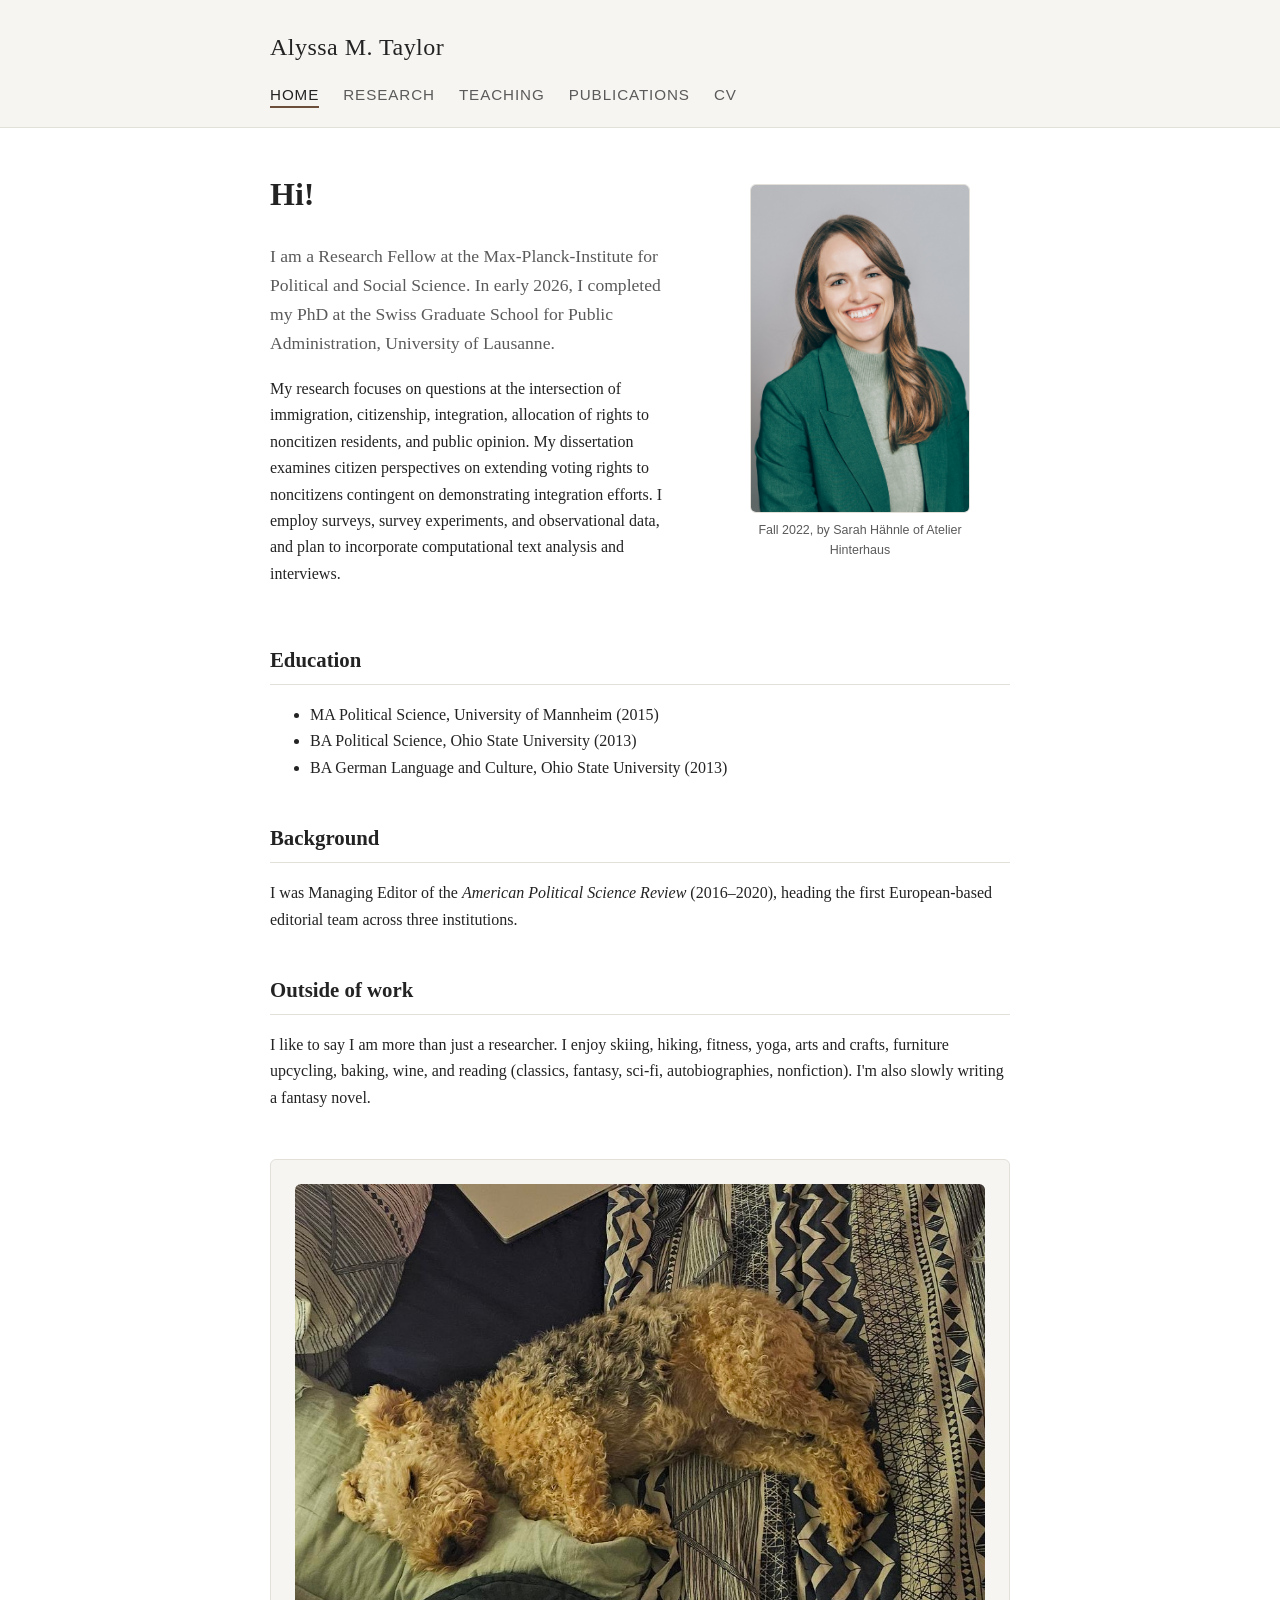
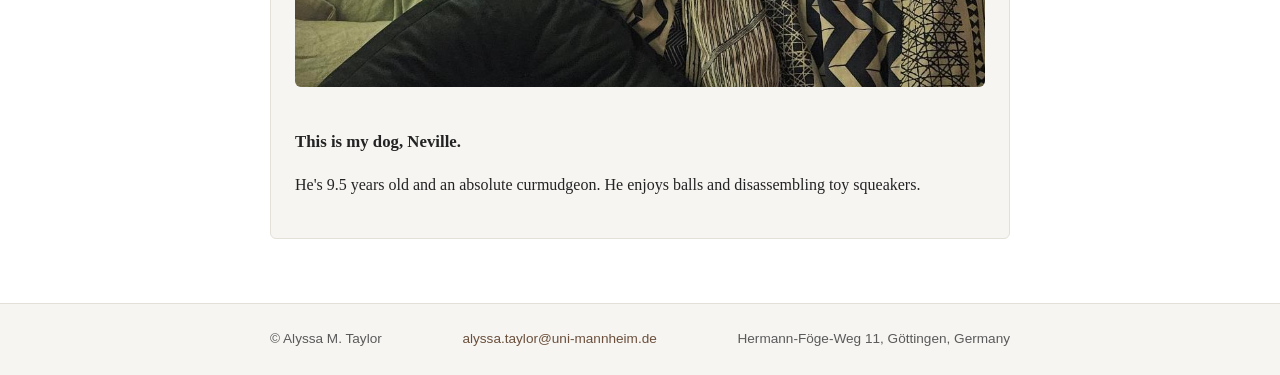
<file: index.html>
<!DOCTYPE html>
<html lang="en">
<head>
<meta charset="UTF-8">
<meta name="viewport" content="width=device-width, initial-scale=1.0">
<title>Alyssa M. Taylor</title>
<meta name="description" content="Alyssa M. Taylor, Research Associate at the University of Mannheim. Research on immigration, citizenship, integration, and noncitizen political rights.">
<link rel="stylesheet" href="css/style.css">
</head>
<body>
<a class="skip-link" href="#main">Skip to main content</a>

<header class="site-header">
  <div class="site-header-inner">
    <p class="site-title"><a href="index.html">Alyssa M. Taylor</a></p>
    <nav class="site-nav" aria-label="Primary">
      <ul>
        <li><a href="index.html" aria-current="page">Home</a></li>
        <li><a href="research.html">Research</a></li>
        <li><a href="teaching.html">Teaching</a></li>
        <li><a href="publications.html">Publications</a></li>
        <li><a href="cv.html">CV</a></li>
      </ul>
    </nav>
  </div>
</header>

<main id="main">
  <div class="hero">
    <div class="hero-text">
      <h1>Hi!</h1>
      <p class="lede">I am a Research Fellow at the Max-Planck-Institute for Political and Social Science. In early 2026, I completed my PhD at the Swiss Graduate School for Public Administration, University of Lausanne.</p>
      <p>My research focuses on questions at the intersection of immigration, citizenship, integration, allocation of rights to noncitizen residents, and public opinion. My dissertation examines citizen perspectives on extending voting rights to noncitizens contingent on demonstrating integration efforts. I employ surveys, survey experiments, and observational data, and plan to incorporate computational text analysis and interviews.</p>
    </div>
    <figure class="hero-photo">
      <img src="images/profile-photo.jpeg" alt="Portrait of Alyssa M. Taylor">
      <figcaption>Fall 2022, by Sarah H&auml;hnle of Atelier Hinterhaus</figcaption>
    </figure>
  </div>

  <h2>Education</h2>
  <ul>
    <li>MA Political Science, University of Mannheim (2015)</li>
    <li>BA Political Science, Ohio State University (2013)</li>
    <li>BA German Language and Culture, Ohio State University (2013)</li>
  </ul>

  <h2>Background</h2>
  <p>I was Managing Editor of the <em>American Political Science Review</em> (2016&ndash;2020), heading the first European-based editorial team across three institutions.</p>

  <h2>Outside of work</h2>
  <p>I like to say I am more than just a researcher. I enjoy skiing, hiking, fitness, yoga, arts and crafts, furniture upcycling, baking, wine, and reading (classics, fantasy, sci-fi, autobiographies, nonfiction). I'm also slowly writing a fantasy novel.</p>

  <div class="dog-section">
    <img src="images/neville.jpg" alt="Neville the dog">
    <div class="dog-text">
      <h3>This is my dog, Neville.</h3>
      <p>He's 9.5 years old and an absolute curmudgeon. He enjoys balls and disassembling toy squeakers.</p>
    </div>
  </div>
</main>

<footer class="site-footer">
  <div class="site-footer-inner">
    <span>&copy; Alyssa M. Taylor</span>
    <span><a href="mailto:alyssa.taylor@uni-mannheim.de">alyssa.taylor@uni-mannheim.de</a></span>
     <span>Hermann-Föge-Weg 11, G&ouml;ttingen, Germany</span>
  </div>
</footer>

</body>
</html>
</file>
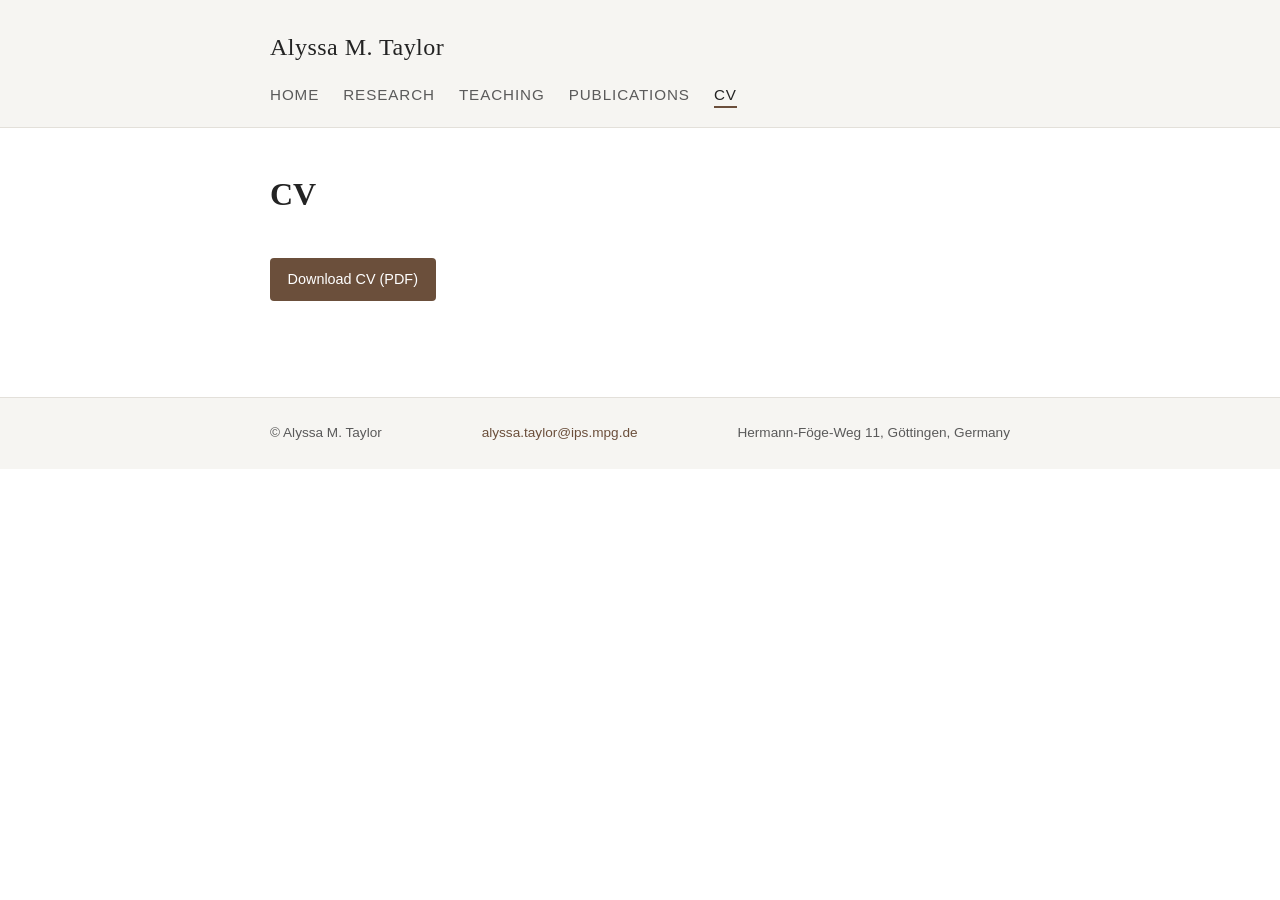
<file: cv.html>
<!DOCTYPE html>
<html lang="en">
<head>
<meta charset="UTF-8">
<meta name="viewport" content="width=device-width, initial-scale=1.0">
<title>CV &ndash; Alyssa M. Taylor</title>
<meta name="description" content="Curriculum vitae of Alyssa M. Taylor.">
<link rel="stylesheet" href="css/style.css">
</head>
<body>
<a class="skip-link" href="#main">Skip to main content</a>

<header class="site-header">
  <div class="site-header-inner">
    <p class="site-title"><a href="index.html">Alyssa M. Taylor</a></p>
    <nav class="site-nav" aria-label="Primary">
      <ul>
        <li><a href="index.html">Home</a></li>
        <li><a href="research.html">Research</a></li>
        <li><a href="teaching.html">Teaching</a></li>
        <li><a href="publications.html">Publications</a></li>
        <li><a href="cv.html" aria-current="page">CV</a></li>
      </ul>
    </nav>
  </div>
</header>

<main id="main">
  <h1>CV</h1>

  <a class="cv-download" href="files/Alyssa_Taylor_CV.pdf">Download CV (PDF)</a>
</main>

<footer class="site-footer">
  <div class="site-footer-inner">
    <span>&copy; Alyssa M. Taylor</span>
    <span><a href="mailto:alyssa.taylor@ips.mpg.de">alyssa.taylor@ips.mpg.de</a></span>
    <span>Hermann-Föge-Weg 11, Göttingen, Germany</span>
  </div>
</footer>

</body>
</html>
</file>
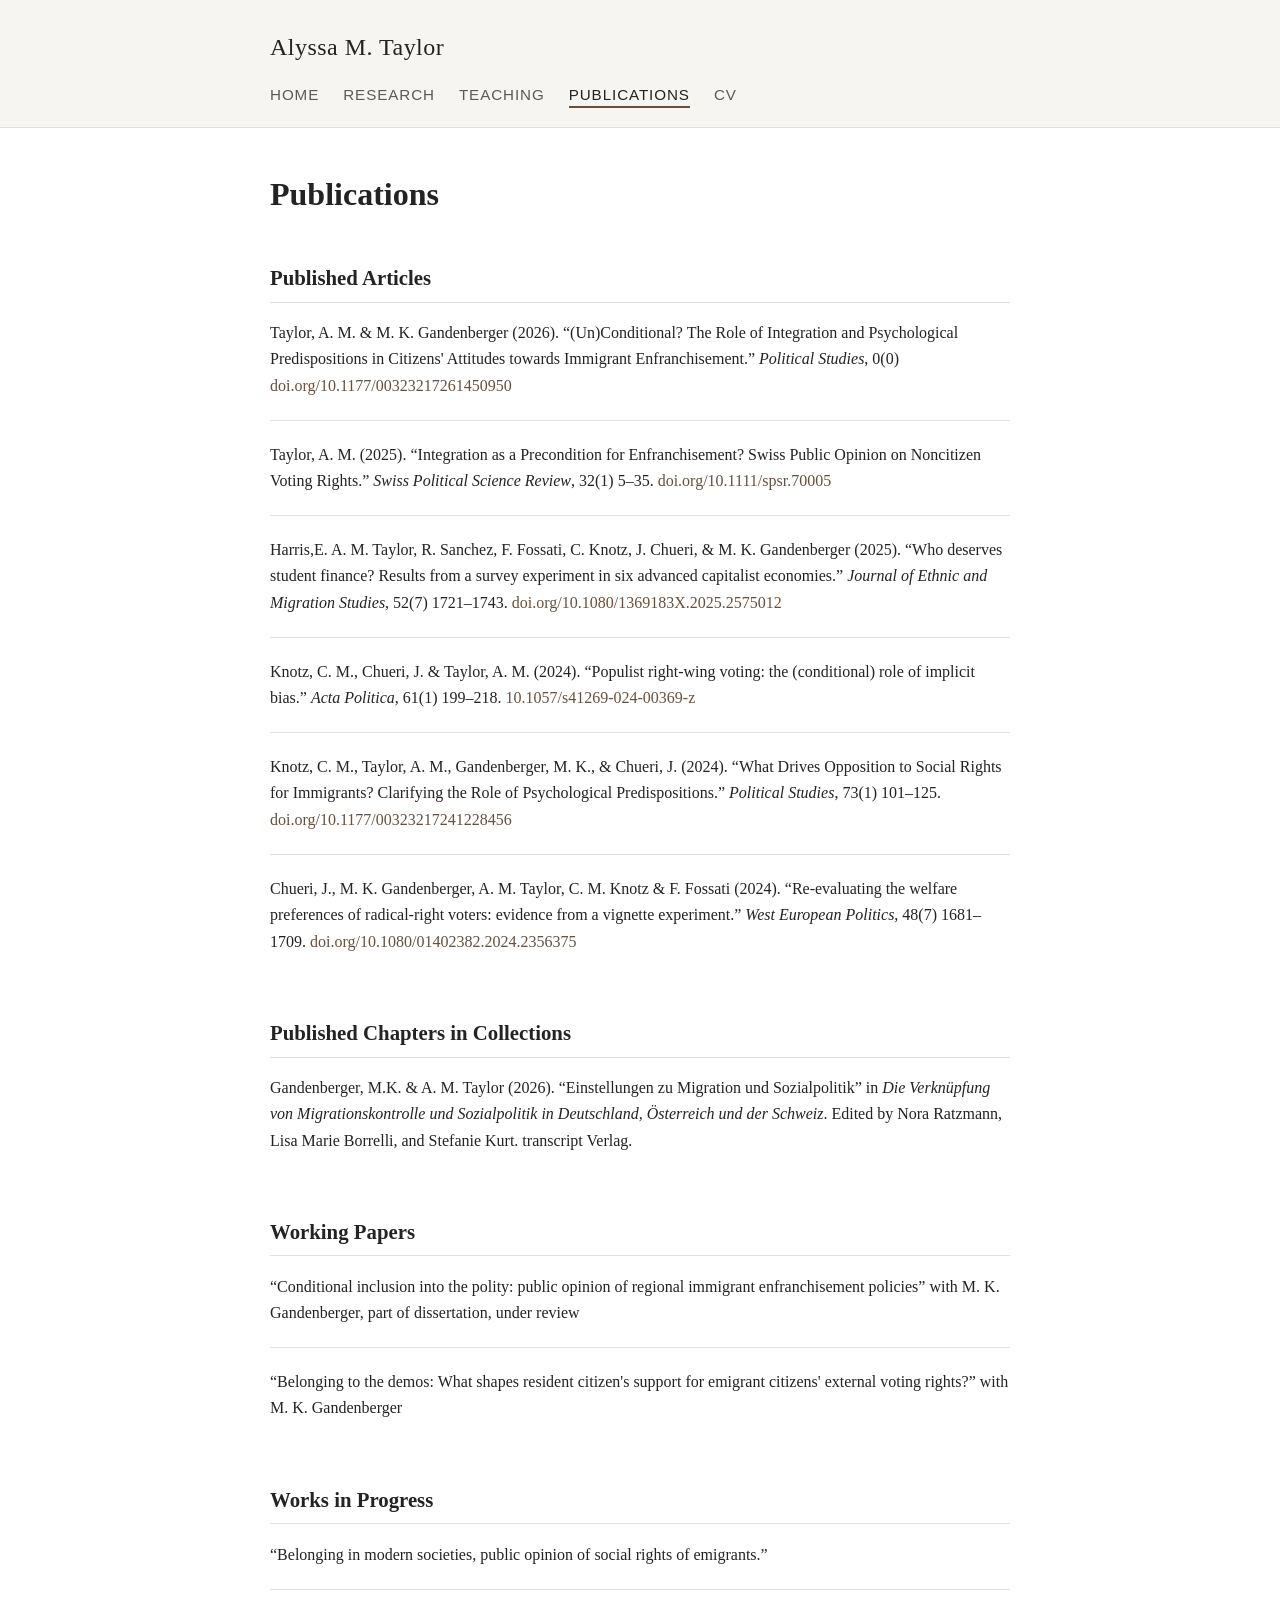
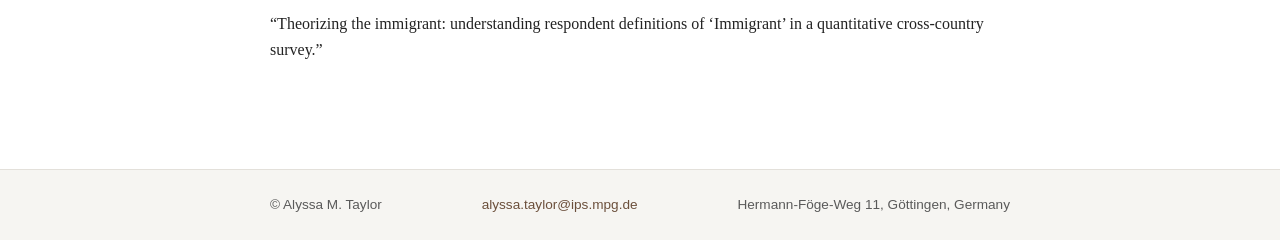
<file: publications.html>
<!DOCTYPE html>
<html lang="en">
<head>
<meta charset="UTF-8">
<meta name="viewport" content="width=device-width, initial-scale=1.0">
<title>Publications &ndash; Alyssa M. Taylor</title>
<meta name="description" content="Published articles, working papers, and works in progress by Alyssa M. Taylor.">
<link rel="stylesheet" href="css/style.css">
</head>
<body>
<a class="skip-link" href="#main">Skip to main content</a>

<header class="site-header">
  <div class="site-header-inner">
    <p class="site-title"><a href="index.html">Alyssa M. Taylor</a></p>
    <nav class="site-nav" aria-label="Primary">
      <ul>
        <li><a href="index.html">Home</a></li>
        <li><a href="research.html">Research</a></li>
        <li><a href="teaching.html">Teaching</a></li>
        <li><a href="publications.html" aria-current="page">Publications</a></li>
        <li><a href="cv.html">CV</a></li>
      </ul>
    </nav>
  </div>
</header>

<main id="main">
  <h1>Publications</h1>

  <h2>Published Articles</h2>
  <ul class="entry-list">
    <li>Taylor, A. M. &amp; M. K. Gandenberger (2026). &ldquo;(Un)Conditional? The Role of Integration and Psychological Predispositions in Citizens' Attitudes towards Immigrant Enfranchisement.&rdquo; <em>Political Studies</em>, 0(0) <a href="https://doi.org/10.1177/00323217261450950"> doi.org/10.1177/00323217261450950</a></li> 
    <li>Taylor, A. M. (2025). &ldquo;Integration as a Precondition for Enfranchisement? Swiss Public Opinion on Noncitizen Voting Rights.&rdquo; <em>Swiss Political Science Review</em>, 32(1) 5&ndash;35. <a href="https://doi.org/10.1111/spsr.70005">doi.org/10.1111/spsr.70005</a></li>
    <li>Harris,E.  A. M. Taylor, R. Sanchez, F. Fossati, C. Knotz, J. Chueri, &amp; M. K. Gandenberger (2025). &ldquo;Who deserves student finance? Results from a survey experiment in six advanced capitalist economies.&rdquo; <em>Journal of Ethnic and Migration Studies</em>, 52(7) 1721&ndash;1743. <a href="https://doi.org/10.1080/1369183X.2025.2575012">doi.org/10.1080/1369183X.2025.2575012</a></li>
    <li>Knotz, C. M., Chueri, J. &amp; Taylor, A. M. (2024). &ldquo;Populist right-wing voting: the (conditional) role of implicit bias.&rdquo; <em>Acta Politica</em>, 61(1) 199&ndash;218. <a href="https://doi.org/10.1057/s41269-024-00369-z">10.1057/s41269-024-00369-z</a></li>
    <li>Knotz, C. M., Taylor, A. M., Gandenberger, M. K., &amp; Chueri, J. (2024). &ldquo;What Drives Opposition to Social Rights for Immigrants? Clarifying the Role of Psychological Predispositions.&rdquo; <em>Political Studies</em>, 73(1) 101&ndash;125. <a href="https://doi.org/10.1177/00323217241228456">doi.org/10.1177/00323217241228456</a></li>
    <li>Chueri, J., M. K. Gandenberger, A. M. Taylor, C. M. Knotz &amp; F. Fossati (2024). &ldquo;Re-evaluating the welfare preferences of radical-right voters: evidence from a vignette experiment.&rdquo; <em>West European Politics</em>, 48(7) 1681&ndash;1709.  <a href="https://doi.org/10.1080/01402382.2024.2356375">doi.org/10.1080/01402382.2024.2356375</a></li>
  </ul>
  
  <h2>Published Chapters in Collections</h2>
  <ul class="entry-list">
   <li> Gandenberger, M.K. &amp; A. M. Taylor (2026). &ldquo;Einstellungen zu Migration und Sozialpolitik&rdquo; in <em>Die Verkn&uuml;pfung von Migrationskontrolle und Sozialpolitik in Deutschland, &Ouml;sterreich und der Schweiz</em>. Edited by Nora Ratzmann, Lisa Marie Borrelli, and Stefanie Kurt. transcript Verlag.</li>
  </ul>
  
  <h2>Working Papers</h2>
  <ul class="entry-list">
    <li>&ldquo;Conditional inclusion into the polity: public opinion of regional immigrant enfranchisement policies&rdquo; with M. K. Gandenberger, part of dissertation, under review</li>
    <li>&ldquo;Belonging to the demos: What shapes resident citizen's support for emigrant citizens' external voting rights?&rdquo; with M. K. Gandenberger</li>
  </ul>

  <h2>Works in Progress</h2>
  <ul class="entry-list">
    <li>&ldquo;Belonging in modern societies, public opinion of social rights of emigrants.&rdquo; </li>
    <li>&ldquo;Theorizing the immigrant: understanding respondent definitions of &lsquo;Immigrant&rsquo; in a quantitative cross-country survey.&rdquo; </li>
  </ul>
</main>

<footer class="site-footer">
  <div class="site-footer-inner">
    <span>&copy; Alyssa M. Taylor</span>
    <span><a href="mailto:alyssa.taylor@ips.mpg.de">alyssa.taylor@ips.mpg.de</a></span>
    <span>Hermann-Föge-Weg 11, G&ouml;ttingen, Germany</span>
  </div>
</footer>

</body>
</html>
</file>
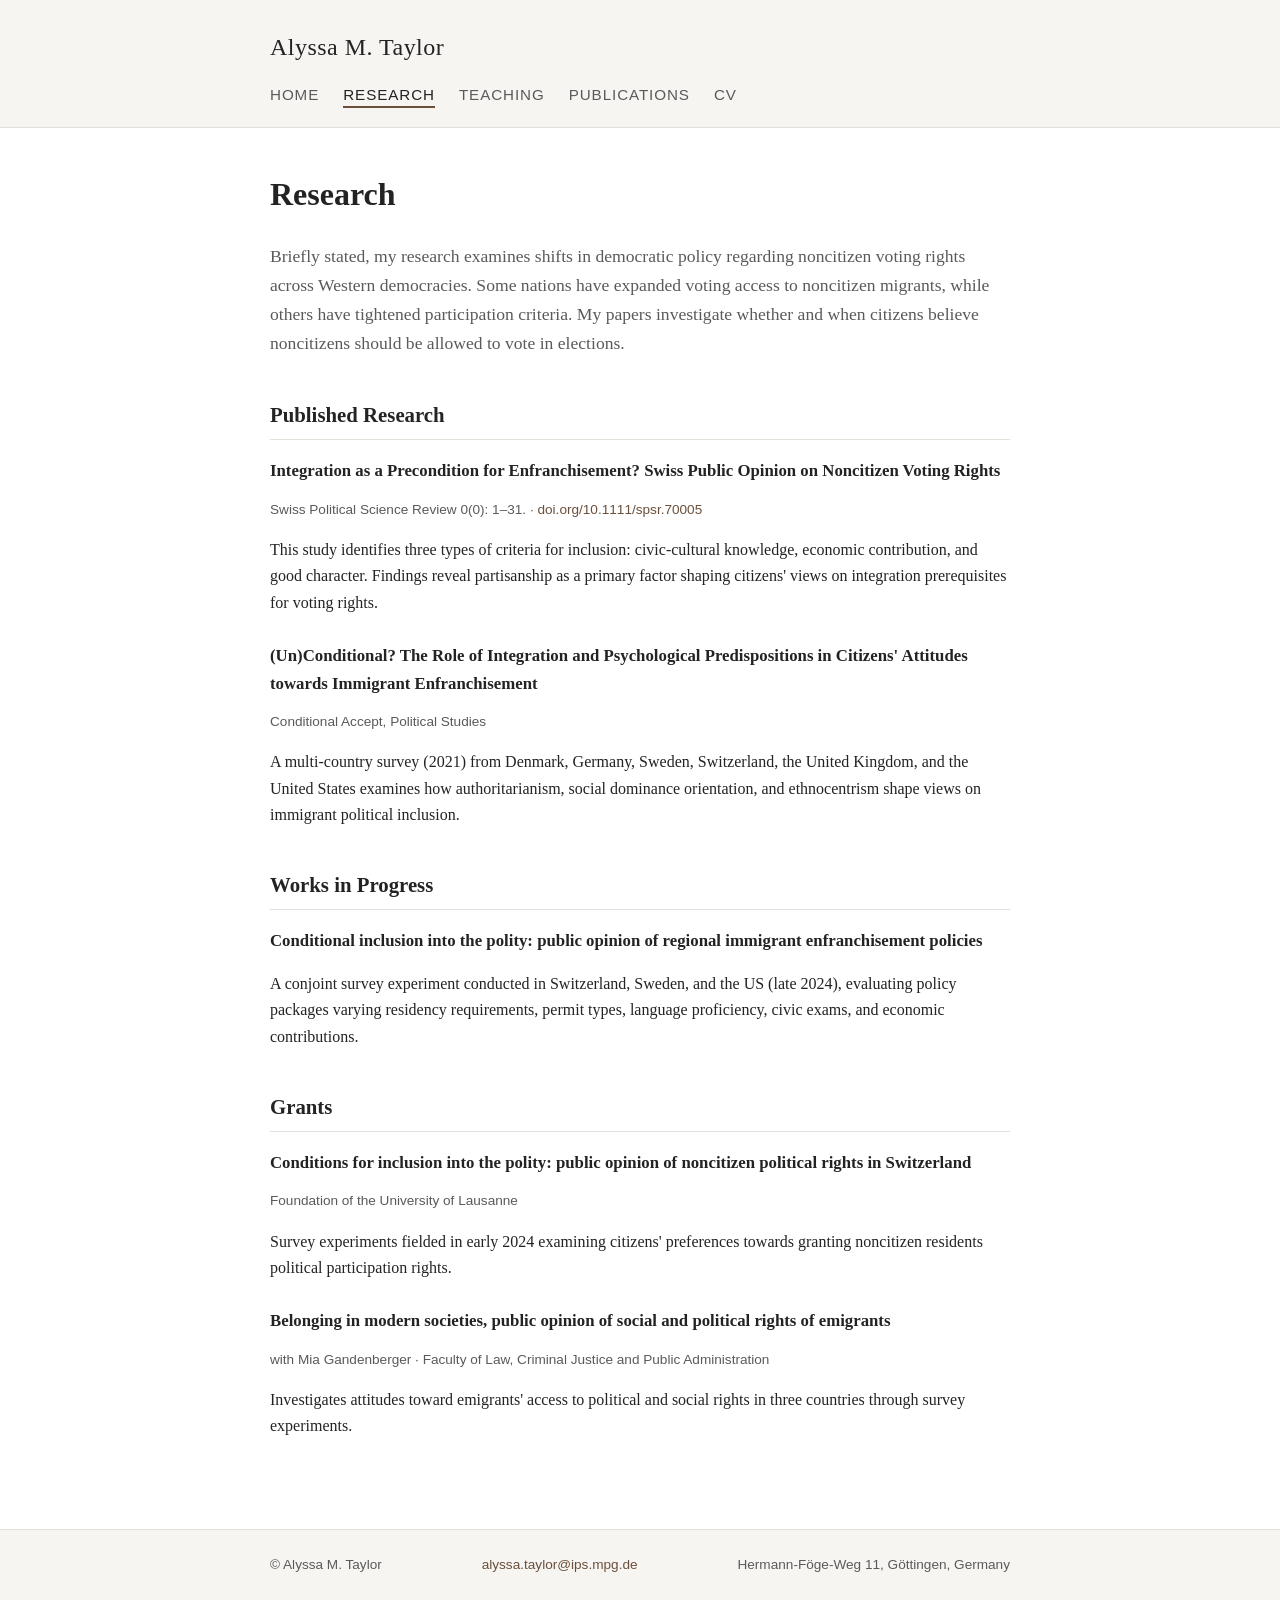
<file: research.html>
<!DOCTYPE html>
<html lang="en">
<head>
<meta charset="UTF-8">
<meta name="viewport" content="width=device-width, initial-scale=1.0">
<title>Research &ndash; Alyssa M. Taylor</title>
<meta name="description" content="Research overview: public opinion on noncitizen voting rights and immigrant enfranchisement.">
<link rel="stylesheet" href="css/style.css">
</head>
<body>
<a class="skip-link" href="#main">Skip to main content</a>

<header class="site-header">
  <div class="site-header-inner">
    <p class="site-title"><a href="index.html">Alyssa M. Taylor</a></p>
    <nav class="site-nav" aria-label="Primary">
      <ul>
        <li><a href="index.html">Home</a></li>
        <li><a href="research.html" aria-current="page">Research</a></li>
        <li><a href="teaching.html">Teaching</a></li>
        <li><a href="publications.html">Publications</a></li>
        <li><a href="cv.html">CV</a></li>
      </ul>
    </nav>
  </div>
</header>

<main id="main">
  <h1>Research</h1>
  <p class="lede">Briefly stated, my research examines shifts in democratic policy regarding noncitizen voting rights across Western democracies. Some nations have expanded voting access to noncitizen migrants, while others have tightened participation criteria. My papers investigate whether and when citizens believe noncitizens should be allowed to vote in elections.</p>

  <h2>Published Research</h2>

  <div class="entry">
    <h3>Integration as a Precondition for Enfranchisement? Swiss Public Opinion on Noncitizen Voting Rights</h3>
    <p class="meta">Swiss Political Science Review 0(0): 1&ndash;31. &middot; <a href="https://doi.org/10.1111/spsr.70005">doi.org/10.1111/spsr.70005</a></p>
    <p>This study identifies three types of criteria for inclusion: civic-cultural knowledge, economic contribution, and good character. Findings reveal partisanship as a primary factor shaping citizens' views on integration prerequisites for voting rights.</p>
  </div>

  <div class="entry">
    <h3>(Un)Conditional? The Role of Integration and Psychological Predispositions in Citizens' Attitudes towards Immigrant Enfranchisement</h3>
    <p class="meta">Conditional Accept, Political Studies</p>
    <p>A multi-country survey (2021) from Denmark, Germany, Sweden, Switzerland, the United Kingdom, and the United States examines how authoritarianism, social dominance orientation, and ethnocentrism shape views on immigrant political inclusion.</p>
  </div>

  <h2>Works in Progress</h2>

  <div class="entry">
    <h3>Conditional inclusion into the polity: public opinion of regional immigrant enfranchisement policies</h3>
    <p>A conjoint survey experiment conducted in Switzerland, Sweden, and the US (late 2024), evaluating policy packages varying residency requirements, permit types, language proficiency, civic exams, and economic contributions.</p>
  </div>

  <h2>Grants</h2>

  <div class="entry">
    <h3>Conditions for inclusion into the polity: public opinion of noncitizen political rights in Switzerland</h3>
    <p class="meta">Foundation of the University of Lausanne</p>
    <p>Survey experiments fielded in early 2024 examining citizens' preferences towards granting noncitizen residents political participation rights.</p>
  </div>

  <div class="entry">
    <h3>Belonging in modern societies, public opinion of social and political rights of emigrants</h3>
    <p class="meta">with Mia Gandenberger &middot; Faculty of Law, Criminal Justice and Public Administration</p>
    <p>Investigates attitudes toward emigrants' access to political and social rights in three countries through survey experiments.</p>
  </div>
</main>

<footer class="site-footer">
  <div class="site-footer-inner">
    <span>&copy; Alyssa M. Taylor</span>
    <span><a href="mailto:alyssa.taylor@ips.mpg.de">alyssa.taylor@ips.mpg.de</a></span>
   <span>Hermann-Föge-Weg 11, G&ouml;ttingen, Germany</span>
  </div>
</footer>

</body>
</html>
</file>
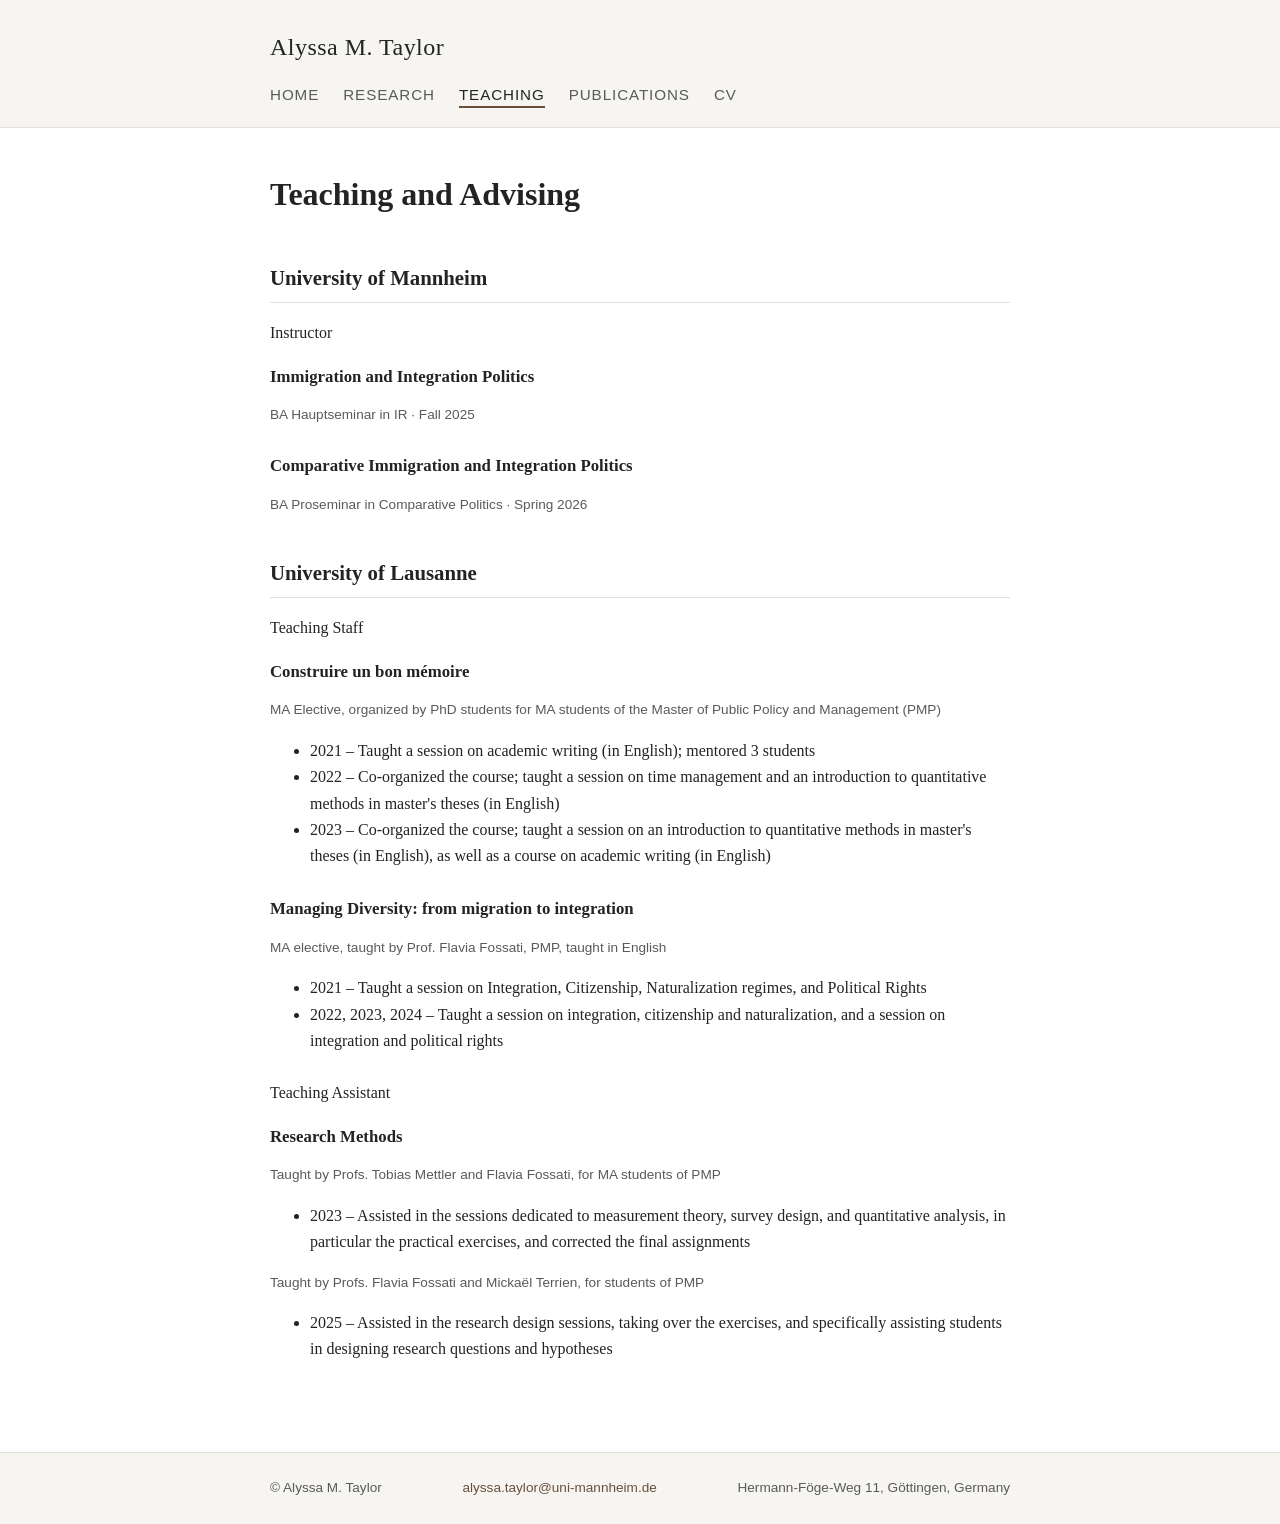
<file: teaching.html>
<!DOCTYPE html>
<html lang="en">
<head>
<meta charset="UTF-8">
<meta name="viewport" content="width=device-width, initial-scale=1.0">
<title>Teaching &ndash; Alyssa M. Taylor</title>
<meta name="description" content="Teaching and advising at the University of Mannheim and the University of Lausanne.">
<link rel="stylesheet" href="css/style.css">
</head>
<body>
<a class="skip-link" href="#main">Skip to main content</a>

<header class="site-header">
  <div class="site-header-inner">
    <p class="site-title"><a href="index.html">Alyssa M. Taylor</a></p>
    <nav class="site-nav" aria-label="Primary">
      <ul>
        <li><a href="index.html">Home</a></li>
        <li><a href="research.html">Research</a></li>
        <li><a href="teaching.html" aria-current="page">Teaching</a></li>
        <li><a href="publications.html">Publications</a></li>
        <li><a href="cv.html">CV</a></li>
      </ul>
    </nav>
  </div>
</header>

<main id="main">
  <h1>Teaching and Advising</h1>

  <h2>University of Mannheim</h2>
  <p class="meta">Instructor</p>

  <div class="entry">
    <h3>Immigration and Integration Politics</h3>
    <p class="meta">BA Hauptseminar in IR &middot; Fall 2025</p>
  </div>

  <div class="entry">
    <h3>Comparative Immigration and Integration Politics</h3>
    <p class="meta">BA Proseminar in Comparative Politics &middot; Spring 2026</p>
  </div>

  <h2>University of Lausanne</h2>
  <p class="meta">Teaching Staff</p>

  <div class="entry">
    <h3>Construire un bon m&eacute;moire</h3>
    <p class="meta">MA Elective, organized by PhD students for MA students of the Master of Public Policy and Management (PMP)</p>
    <ul>
      <li>2021 &ndash; Taught a session on academic writing (in English); mentored 3 students</li>
      <li>2022 &ndash; Co-organized the course; taught a session on time management and an introduction to quantitative methods in master's theses (in English)</li>
      <li>2023 &ndash; Co-organized the course; taught a session on an introduction to quantitative methods in master's theses (in English), as well as a course on academic writing (in English)</li>
    </ul>
  </div>

  <div class="entry">
    <h3>Managing Diversity: from migration to integration</h3>
    <p class="meta">MA elective, taught by Prof. Flavia Fossati, PMP, taught in English</p>
    <ul>
      <li>2021 &ndash; Taught a session on Integration, Citizenship, Naturalization regimes, and Political Rights</li>
      <li>2022, 2023, 2024 &ndash; Taught a session on integration, citizenship and naturalization, and a session on integration and political rights</li>
    </ul>
  </div>

  <p class="meta">Teaching Assistant</p>

  <div class="entry">
    <h3>Research Methods</h3>
    <p class="meta">Taught by Profs. Tobias Mettler and Flavia Fossati, for MA students of PMP</p>
    <ul>
      <li>2023 &ndash; Assisted in the sessions dedicated to measurement theory, survey design, and quantitative analysis, in particular the practical exercises, and corrected the final assignments</li>
    </ul>
    <p class="meta">Taught by Profs. Flavia Fossati and Micka&euml;l Terrien, for students of PMP</p>
    <ul>
      <li>2025 &ndash; Assisted in the research design sessions, taking over the exercises, and specifically assisting students in designing research questions and hypotheses</li>
    </ul>
  </div>
</main>

<footer class="site-footer">
  <div class="site-footer-inner">
    <span>&copy; Alyssa M. Taylor</span>
    <span><a href="mailto:alyssa.taylor@uni-mannheim.de">alyssa.taylor@uni-mannheim.de</a></span>
    <span>Hermann-Föge-Weg 11, G&ouml;ttingen, Germany</span>
  </div>
</footer>

</body>
</html>
</file>
<file: css/style.css>
/* ---------------------------------------------------
   Alyssa M. Taylor -- personal/academic site
   Baseline stylesheet
--------------------------------------------------- */

:root {
  --text: #232323;
  --muted: #5a5a5a;
  --bg: #ffffff;
  --bg-alt: #f6f5f2;
  --accent: #6b4f3b;
  --border: #e3e0da;
  --max-width: 780px;
}

* {
  box-sizing: border-box;
}

html {
  scroll-behavior: smooth;
}

body {
  margin: 0;
  font-family: "Georgia", "Iowan Old Style", serif;
  color: var(--text);
  background: var(--bg);
  line-height: 1.65;
}

a {
  color: var(--accent);
  text-decoration: none;
}

a:hover,
a:focus {
  text-decoration: underline;
}

img {
  max-width: 100%;
  display: block;
}

/* Skip link for accessibility */
.skip-link {
  position: absolute;
  left: -999px;
  top: auto;
}

.skip-link:focus {
  left: 1rem;
  top: 1rem;
  background: var(--bg);
  padding: 0.5rem 1rem;
  border: 1px solid var(--border);
  z-index: 10;
}

/* Header / nav */
.site-header {
  border-bottom: 1px solid var(--border);
  background: var(--bg-alt);
}

.site-header-inner {
  max-width: var(--max-width);
  margin: 0 auto;
  padding: 1.75rem 1.25rem 1.25rem;
}

.site-title {
  margin: 0 0 0.9rem;
  font-size: 1.5rem;
  letter-spacing: 0.02em;
}

.site-title a {
  color: var(--text);
}

.site-nav ul {
  list-style: none;
  margin: 0;
  padding: 0;
  display: flex;
  flex-wrap: wrap;
  gap: 1.5rem;
  font-family: "Helvetica Neue", Arial, sans-serif;
  font-size: 0.95rem;
  text-transform: uppercase;
  letter-spacing: 0.06em;
}

.site-nav a {
  color: var(--muted);
  padding-bottom: 0.2rem;
  border-bottom: 2px solid transparent;
}

.site-nav a:hover,
.site-nav a[aria-current="page"] {
  color: var(--text);
  border-bottom-color: var(--accent);
  text-decoration: none;
}

/* Main content */
main {
  max-width: var(--max-width);
  margin: 0 auto;
  padding: 2.5rem 1.25rem 4rem;
}

main h1 {
  font-size: 2rem;
  margin-top: 0;
}

main h2 {
  font-size: 1.3rem;
  margin-top: 2.5rem;
  border-bottom: 1px solid var(--border);
  padding-bottom: 0.4rem;
}

main h3 {
  font-size: 1.05rem;
  margin-bottom: 0.3rem;
}

.lede {
  font-size: 1.1rem;
  color: var(--muted);
}

/* Home page layout */
.hero {
  display: flex;
  flex-wrap: wrap;
  gap: 2rem;
  align-items: flex-start;
}

.hero-text {
  flex: 1 1 320px;
}

.hero-photo {
  flex: 0 0 220px;
}

.hero-photo img {
  border-radius: 6px;
  border: 1px solid var(--border);
}

.hero-photo figcaption {
  font-family: "Helvetica Neue", Arial, sans-serif;
  font-size: 0.78rem;
  color: var(--muted);
  margin-top: 0.4rem;
  text-align: center;
}

.dog-section {
  margin-top: 3rem;
  display: flex;
  flex-wrap: wrap;
  gap: 1.5rem;
  align-items: center;
  background: var(--bg-alt);
  border: 1px solid var(--border);
  border-radius: 6px;
  padding: 1.5rem;
}

.dog-section img {
  flex: 0 0 160px;
  border-radius: 6px;
}

.dog-section .dog-text {
  flex: 1 1 260px;
}

/* Entry lists (publications, research, teaching) */
.entry {
  margin-bottom: 1.6rem;
}

.entry .meta {
  font-family: "Helvetica Neue", Arial, sans-serif;
  font-size: 0.85rem;
  color: var(--muted);
}

.entry-list {
  margin: 0;
  padding: 0;
  list-style: none;
}

.entry-list li {
  margin-bottom: 1.3rem;
  padding-bottom: 1.3rem;
  border-bottom: 1px solid var(--border);
}

.entry-list li:last-child {
  border-bottom: none;
}

.tag {
  display: inline-block;
  font-family: "Helvetica Neue", Arial, sans-serif;
  font-size: 0.7rem;
  text-transform: uppercase;
  letter-spacing: 0.05em;
  color: var(--accent);
  border: 1px solid var(--accent);
  border-radius: 3px;
  padding: 0.1rem 0.45rem;
  margin-bottom: 0.4rem;
}

/* CV page */
.cv-download {
  display: inline-block;
  margin: 1rem 0 2rem;
  padding: 0.6rem 1.1rem;
  background: var(--accent);
  color: #fff;
  border-radius: 4px;
  font-family: "Helvetica Neue", Arial, sans-serif;
  font-size: 0.9rem;
}

.cv-download:hover {
  text-decoration: none;
  opacity: 0.9;
}

.placeholder-note {
  font-family: "Helvetica Neue", Arial, sans-serif;
  font-size: 0.85rem;
  background: #fff8e6;
  border: 1px dashed #d8b465;
  border-radius: 4px;
  padding: 0.75rem 1rem;
  color: #6b5a2a;
}

/* Footer */
.site-footer {
  border-top: 1px solid var(--border);
  background: var(--bg-alt);
  font-family: "Helvetica Neue", Arial, sans-serif;
  font-size: 0.85rem;
  color: var(--muted);
}

.site-footer-inner {
  max-width: var(--max-width);
  margin: 0 auto;
  padding: 1.5rem 1.25rem;
  display: flex;
  flex-wrap: wrap;
  gap: 0.5rem 1.5rem;
  justify-content: space-between;
}

@media (max-width: 480px) {
  .site-nav ul {
    gap: 1rem 1.25rem;
  }
}
</file>
